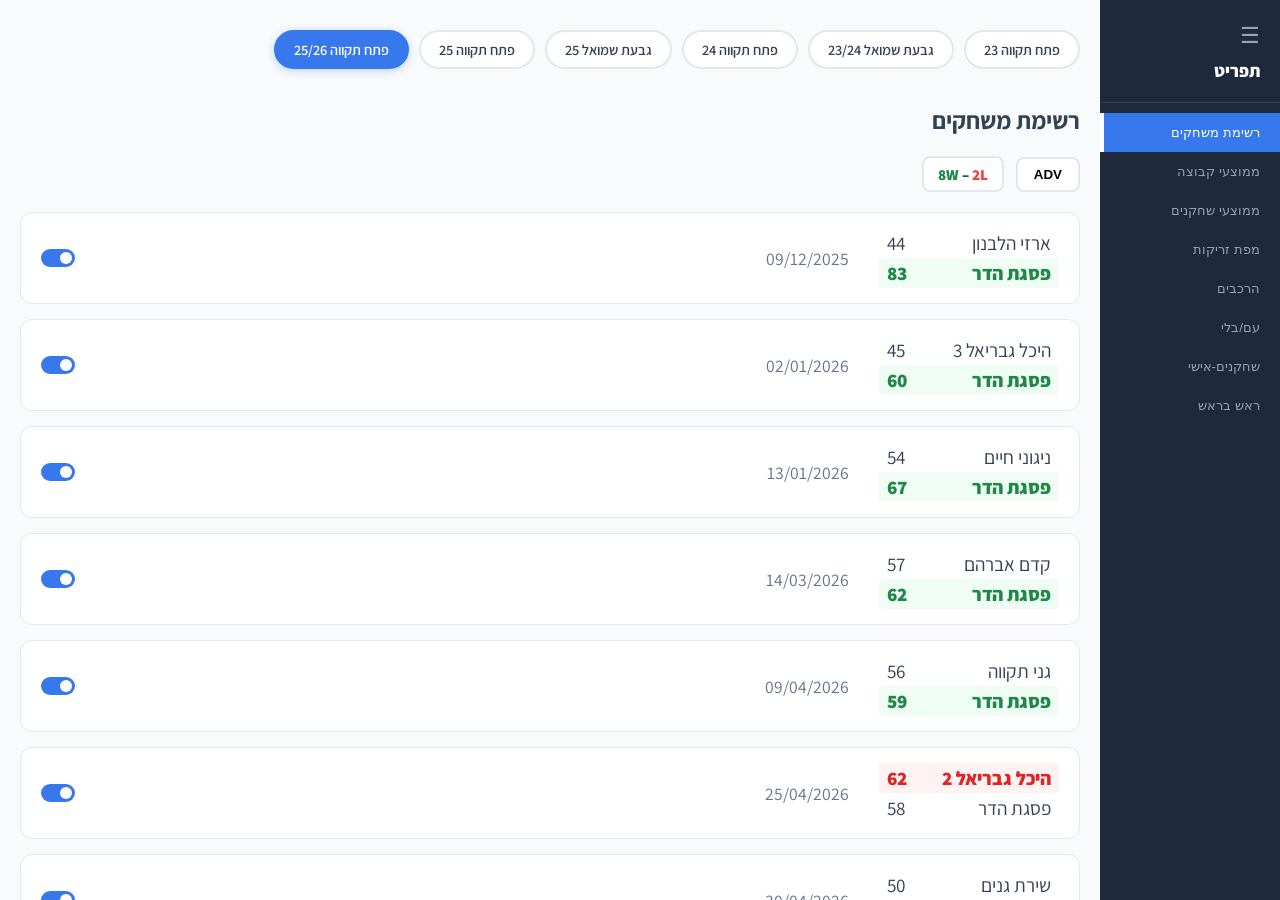
<file: index.html>
<!DOCTYPE html>
<html lang="he" dir="rtl">
<head>
    <meta charset="UTF-8">
    <meta name="viewport" content="width=device-width, initial-scale=1.0">
    <title>Stats Dashboard</title>
    <link href="https://fonts.googleapis.com/css2?family=Assistant:wght@300;400;600;800&display=swap" rel="stylesheet">
    <link rel="stylesheet" href="style.css">
</head>
<body>

<nav id="sidebar">
    <div class="sidebar-toggle" onclick="toggleSidebar()">☰</div>
    <div class="nav-header">תפריט</div>
    <button id="nav-games" class="nav-btn active">רשימת משחקים</button>
    <button id="nav-teams" class="nav-btn">ממוצעי קבוצה</button>
    <button id="nav-players" class="nav-btn">ממוצעי שחקנים</button>
    <button id="nav-season-shotchart" class="nav-btn">מפת זריקות</button>
    <button id="nav-heatmap" class="nav-btn">הרכבים</button>
    <button id="nav-with-without" class="nav-btn">עם/בלי</button>
    <button id="nav-player-profile" class="nav-btn">שחקנים-אישי</button>
    <button id="nav-compare" class="nav-btn">ראש בראש</button>
</nav>

<main>
    <section id="sec-games">
        <div class="season-filters-container"></div>
        <h2 style="margin-bottom:20px;">רשימת משחקים</h2>
        <div id="games-container"></div>
    </section>

    <section id="sec-players" style="display:none;">
        <div class="season-filters-container"></div>
        <h2>ממוצעי שחקנים</h2>
        <div id="players-container"></div>
    </section>

    <section id="sec-season-shotchart" class="sec-no-pad" style="display:none;">
        <div class="season-filters-container" style="padding: 10px 20px; background: var(--bg, #f8fafc);"></div>
        <div id="season-sc-container"></div>
    </section>

    <section id="sec-teams" style="display:none;">
        <div class="season-filters-container"></div>
        <div id="teams-container"></div>
    </section>

    <section id="sec-player-profile" style="display:none;">
        <div class="filters-container">
            <div class="filter-label">בחר שחקן לצפייה בקריירה:</div>
            <select id="player-select" class="player-dropdown" onchange="renderPlayerProfile()">
                <option value="">טוען שחקנים...</option>
            </select>
        </div>
        <div id="profile-content"></div>
    </section>

    <section id="sec-with-without" style="display:none;">
        <div id="ww-container"></div>
    </section>

    <section id="sec-compare" style="display:none;">
        <div id="compare-container"></div>
    </section>

    <section id="sec-heatmap" style="display:none;">
        <div class="season-filters-container"></div>
        <div id="heatmap-container"></div>
    </section>
</main>

<!-- Single rotation modal, outside main so it is always accessible -->
<div id="rotation-modal" class="modal">
    <div class="modal-content">
        <span class="close-modal" onclick="closeModal()">&times;</span>
        <div id="rotation-content"></div>
    </div>
</div>

<!-- Dedicated shot chart modal -->
<div id="shot-chart-modal" class="sc-modal-overlay" onclick="if(event.target===this)closeShotChartModal()">
    <div class="sc-modal-box">
        <span class="sc-modal-close" onclick="closeShotChartModal()">&times;</span>
        <div id="shot-chart-content"></div>
    </div>
</div>

<!-- Loading overlay shown until data is ready -->
<div id="loading-overlay">
    <div class="loading-spinner"></div>
    <div class="loading-text">טוען נתונים...</div>
</div>

<script src="dashboard.js"></script>
</body>
</html>
</file>
<file: style.css>
/* =====================================================
   CSS Variables & Reset
   ===================================================== */
:root {
  --primary: #1e293b;
  --accent: #3878ed;
  --bg: #f8fafc;
  --text-main: #334155;
  --border: #e2e8f0;
  --win-bg: #f0fdf4;
  --win-text: #1f8847;
}

* { box-sizing: border-box; }

body {
  margin: 0;
  font-family: 'Assistant', sans-serif;
  display: flex;
  height: 100vh;
  background: var(--bg);
  direction: rtl;
  color: var(--text-main);
  overflow: hidden;
}

/* =====================================================
   Sidebar
   ===================================================== */
nav {
  width: 180px;
  background: var(--primary);
  color: white;
  display: flex;
  flex-direction: column;
  padding-top: 10px;
  flex-shrink: 0;
  transition: width 0.3s ease;
  z-index: 100;
}

.sidebar-toggle { padding: 10px 20px; cursor: pointer; font-size: 1.4rem; color: #94a3b8; }
body.sidebar-closed nav { width: 60px; }
body.sidebar-closed .nav-header,
body.sidebar-closed .nav-btn { font-size: 0; padding: 0; opacity: 0; pointer-events: none; }

.nav-header { padding: 0 20px 20px; font-size: 1.1em; font-weight: 800; border-bottom: 1px solid #334155; margin-bottom: 10px; white-space: nowrap; }

.nav-btn {
  background: none; border: none; color: #94a3b8; padding: 12px 20px;
  text-align: right; cursor: pointer; width: 100%; transition: 0.2s; white-space: nowrap;
}
.nav-btn.active { background: var(--accent); color: white; border-left: 4px solid white; }

/* =====================================================
   Layout
   ===================================================== */
main { flex: 1; padding: 20px; padding-bottom: 100px; overflow-y: auto; scroll-behavior: smooth; }

.table-header-row { display: flex; justify-content: flex-start; flex-direction: column; align-items: center; gap: 15px; margin-bottom: 20px; }

.filters-container { background: white; padding: 15px; border-radius: 12px; margin-bottom: 20px; border: 1px solid var(--border); }
.filter-label { font-weight: 800; margin-bottom: 10px; }

/* =====================================================
   Tables
   ===================================================== */
.table-wrapper { width: 100%; overflow-x: auto; border-radius: 8px; border: 1px solid var(--border); background: white; margin-bottom: 30px; }
.table-wrapper.width-fit { width: fit-content; max-width: 100%; }
.box-table { border-collapse: separate; border-spacing: 0; width: 100%; font-size: 0.9rem; }
.width-fit .box-table { width: auto; }
.box-table th { background: #f8fafc; padding: 12px 10px; border-bottom: 2px solid var(--border); cursor: pointer; user-select: none; position: sticky; top: 0; }
.box-table td { padding: 10px; text-align: center; border-bottom: 1px solid #f1f5f9; }
.player-name-cell {
  position: sticky; right: 0; z-index: 10;
  background: white !important;
  text-align: right !important;
  font-weight: 800;
  border-left: 3px solid #64748b;
  white-space: nowrap;
  padding: 10px 15px !important;
}
th.player-name-cell {
  background: #f8fafc !important;
  z-index: 20;
}

/* Column separator lines (only when .show-separators is present) */
.show-separators .stat-separator-line {
  border-left: 2px solid #cbd5e1 !important;
}

/* ADV mode: thick separator after the label column (GP / עונה) */
.adv-separators .adv-label-line {
  border-left: 2px solid #cbd5e1 !important;
}

/* ADV mode: thin separator between every stat column */
.adv-separators .adv-separator-line {
  border-left: 1px solid #e2e8f0 !important;
}

/* ADV mode: wider cells so table feels spacious */
.adv-separators th,
.adv-separators td {
  padding-left: 24px !important;
  padding-right: 24px !important;
}
/* ADV mode: remove the heavy name-cell border */
body.mode-adv .player-name-cell {
  border-left: 1px solid var(--border) !important;
}

/* =====================================================
   Share Button
   ===================================================== */
.share-btn {
    background: none;
    border: 1.5px solid var(--border);
    border-radius: 8px;
    padding: 6px 10px;
    font-size: 1rem;
    cursor: pointer;
    color: var(--text-main);
    transition: 0.2s;
    line-height: 1;
}
.share-btn:hover { border-color: var(--accent); background: #eff6ff; }
.share-btn:disabled { opacity: 0.5; cursor: wait; }

.share-btn-wrap { display: flex; align-items: center; margin-left: 8px; }

.share-btn-row {
    display: none;
    justify-content: center;
    margin-top: 10px;
    margin-bottom: 10px;
}

body.share-mode .share-btn-row { display: flex; }

.season-share-btn {
    margin-right: auto;
    display: flex;
    justify-content: center;
    margin-top: 10px;
    margin-bottom: 10px;
}

.rotation-share-btn {
    position: absolute;
    left: 58px;
    top: 12px;
    z-index: 10;
    display: none;
    font-size: 1rem;
    padding: 4px 8px;
}

.sc-share-btn {
    position: absolute;
    left: 62px;
    top: 10px;
    z-index: 10;
    display: none;
}

body.share-mode .rotation-share-btn,
body.share-mode .sc-share-btn { display: inline-block; }
.season-filters-container {
  display: flex;
  flex-wrap: wrap;
  gap: 10px;
  margin-bottom: 25px;
  padding: 10px 0;
}

.season-pill {
  padding: 8px 18px;
  background: white;
  border: 2px solid var(--border);
  border-radius: 25px;
  cursor: pointer;
  font-weight: 600;
  font-size: 0.9rem;
  transition: all 0.2s ease;
  user-select: none;
  display: inline-block;
}
.season-pill:hover { border-color: var(--accent); color: var(--accent); }
.season-pill.active {
  background: var(--accent);
  color: white;
  border-color: var(--accent);
  box-shadow: 0 2px 8px rgba(59, 130, 246, 0.3);
}

/* =====================================================
   Player Profile
   ===================================================== */
.player-dropdown { width: 100%; padding: 12px; border-radius: 8px; border: 1px solid var(--border); font-family: inherit; font-size: 1rem; }
.profile-table-title { margin: 25px 0 10px; font-size: 1.2rem; border-right: 4px solid var(--accent); padding-right: 10px; }

/* Career high cell: single font-weight declaration */
.career-high { font-weight: 800; background-color: #fff7ed !important; color: #ea580c !important; }
.career-high:hover { background-color: #ffedd5 !important; color: #c2410c !important; cursor: pointer; }
.clickable-stat { cursor: pointer; color: var(--accent); font-weight: 600; }
.clickable-stat:hover { background: #eff6ff; }

/* =====================================================
   Game Cards
   ===================================================== */
.games-controls-row { display: flex; justify-content: flex-start; margin-bottom: 20px; gap: 12px; align-items: center; }
.game-record-badge {
  font-size: 0.95rem;
  font-weight: 800;
  padding: 6px 14px;
  border-radius: 8px;
  background: white;
  border: 2px solid var(--border);
  color: var(--text-main);
}
.game-record-badge .wins { color: var(--win-text); }
.game-record-badge .losses { color: #ef4444; }

.game-card { background: white; border-radius: 12px; margin-bottom: 15px; border: 1px solid var(--border); overflow: hidden; }
.game-card-top-wrapper { display: flex; align-items: center; justify-content: space-between; padding: 15px 20px; }
.game-header { display: flex; align-items: center; gap: 30px; cursor: pointer; flex: 1; }
.team-row { display: flex; justify-content: space-between; width: 180px; font-size: 1.2rem; padding: 2px 8px; }
.team-row.winner-us   { background: var(--win-bg); color: var(--win-text); font-weight: 800; border-radius: 4px; }
.team-row.winner-opp  { background: #fef2f2; color: #dc2626; font-weight: 800; border-radius: 4px; }
.game-date-area { display: flex; flex-direction: column; gap: 4px; font-size: 1.1rem; color: #64748b; }

.stage-badge {
  padding: 2px 8px;
  border-radius: 4px;
  font-size: 0.8rem;
  font-weight: 700;
  color: white;
  background: #94a3b8;
  width: fit-content;
  max-width: 100%;
  white-space: normal;
  word-break: break-word;
  margin-top: 4px;
}
.stage-badge.stage-gold { background: #d97706; }

/* =====================================================
   Buttons & Toggles
   ===================================================== */
.mode-toggle-group {
  display: flex; justify-content: flex-start;
  background: #e2e8f0; padding: 4px; border-radius: 10px;
  gap: 4px; width: 100%; max-width: 400px; margin-left: auto;
}
.mode-btn { flex: 1; border: none; background: transparent; padding: 8px; font-weight: 800; cursor: pointer; border-radius: 7px; color: #64748b; }
.mode-btn.active { background: white; color: var(--primary); box-shadow: 0 2px 4px rgba(0,0,0,0.1); }

.adv-toggle-btn { display: flex; align-items: center; gap: 8px; padding: 8px 16px; background: white; border: 2px solid var(--border); border-radius: 8px; font-weight: 800; cursor: pointer; }
.adv-toggle-btn.active { border-color: var(--accent); color: var(--accent); }

.simple-switch { position: relative; width: 34px; height: 18px; cursor: pointer; }
.simple-switch input { opacity: 0; width: 0; height: 0; }
.slider { position: absolute; cursor: pointer; top: 0; left: 0; right: 0; bottom: 0; background: #cbd5e1; transition: .3s; border-radius: 20px; }
.slider:before { position: absolute; content: ""; height: 12px; width: 12px; left: 3px; bottom: 3px; background: white; transition: .3s; border-radius: 50%; }
input:checked + .slider { background: var(--accent); }
input:checked + .slider:before { transform: translateX(16px); }

/* =====================================================
   Modal
   ===================================================== */
.modal {
  display: none;
  position: fixed;
  z-index: 1000;
  left: 0; top: 0; width: 100%; height: 100%;
  background-color: rgba(0,0,0,0.6);
  backdrop-filter: blur(3px);
}
.modal-content {
  background-color: white;
  margin: 3% auto;
  padding: 0;
  border-radius: 15px;
  width: 96vw;
  max-width: 1750px;
  max-height: 90vh;
  overflow-x: hidden;
  overflow-y: auto;
  position: relative;
  box-shadow: 0 20px 25px -5px rgba(0,0,0,0.2);
}
.close-modal {
  position: absolute;
  left: 20px;
  top: 15px;
  font-size: 28px;
  font-weight: bold;
  cursor: pointer;
  color: #64748b;
  z-index: 10;
}
.close-modal:hover { color: var(--primary); }

/* =====================================================
   Rotation Chart (permanent — not injected via JS)
   ===================================================== */
.rotation-outer-container {
  direction: ltr;
  width: 100%;
  background: white;
}

.rotation-scroll-viewport {
  width: 100%;
  overflow-x: auto;
  overflow-y: hidden;
  background: white;
  display: block;
  -webkit-overflow-scrolling: touch;
}

.rotation-scroll-container {
  padding: 50px 40px 40px;
  display: flex;
  flex-direction: row;
  width: max-content;
  background: white;
  direction: ltr;
}

.quarter-box {
  flex-shrink: 0;
  position: relative;
  margin-right: 30px;
}

.segment-block {
  position: absolute;
  height: 45px;
  background: #3878ed;
  color: white;
  display: flex;
  align-items: center;
  justify-content: center;
  font-size: 11px;
  font-weight: 800;
  border-radius: 0;
  cursor: pointer;
  border-right: 2px solid white;
  box-sizing: border-box;
  z-index: 10;
}
.segment-block:hover { background: #1e40af; z-index: 999; }

/* Tooltip bubble */
.segment-block:hover::after {
  content: attr(data-hover-info);
  position: absolute;
  bottom: 115%;
  left: 50%;
  transform: translateX(-50%);
  background: #1e293b;
  color: white;
  padding: 10px 14px;
  border-radius: 8px;
  font-size: 13px;
  font-weight: 700;
  white-space: pre;
  text-align: center;
  box-shadow: 0 8px 20px rgba(0,0,0,0.5);
  z-index: 10000;
  pointer-events: none;
  line-height: 1.6;
  min-width: 120px;
}

/* Tooltip arrow */
.segment-block:hover::before {
  content: "";
  position: absolute;
  bottom: 105%;
  left: 50%;
  transform: translateX(-50%);
  border-width: 7px;
  border-style: solid;
  border-color: #1e293b transparent transparent transparent;
  z-index: 10001;
}

.min-tick-num {
  position: absolute;
  transform: translateX(-50%);
  bottom: 12px;
  font-size: 14px;
  font-weight: 900;
  color: #000;
  z-index: 5;
}

/* =====================================================
   Loading Overlay
   ===================================================== */
#loading-overlay {
  position: fixed;
  inset: 0;
  background: var(--bg);
  display: flex;
  flex-direction: column;
  align-items: center;
  justify-content: center;
  z-index: 9999;
  gap: 16px;
  transition: opacity 0.3s ease;
}
#loading-overlay.hidden {
  opacity: 0;
  pointer-events: none;
}
.loading-spinner {
  width: 44px;
  height: 44px;
  border: 4px solid var(--border);
  border-top-color: var(--accent);
  border-radius: 50%;
  animation: spin 0.8s linear infinite;
}
.loading-text {
  font-size: 1.1rem;
  font-weight: 600;
  color: #64748b;
}
@keyframes spin { to { transform: rotate(360deg); } }

/* =====================================================
   Responsive — Mobile
   ===================================================== */
@media (max-width: 768px) {
  body {
    flex-direction: column;
    overflow-y: auto;
  }

  nav {
    width: 100%;
    height: auto;
    flex-direction: row;
    padding: 0;
    position: sticky;
    top: 0;
    z-index: 1000;
  }

  .sidebar-toggle,
  .nav-header { display: none; }

  .nav-btn {
    flex: 1;
    padding: 12px 5px;
    font-size: 0.75rem;
    text-align: center;
    white-space: nowrap;
    border-bottom: 2px solid transparent;
  }

  .nav-btn.active {
    border-left: none;
    border-bottom: 3px solid white;
    background: rgba(255,255,255,0.1);
  }

  main { padding: 10px; }
}

@media (max-width: 768px) {
  .sc-modal-inner {
    border-radius: 0;
    height: 100dvh;
    max-height: 100dvh;
  }

  .sc-body {
    flex-direction: column;
    overflow: hidden;
  }

  .sc-court-area {
    flex: 1;
    min-height: 0;
    padding: 0;
    overflow: hidden;
  }

  .sc-court-svg {
    width: 100%;
    height: 100%;
    max-height: 100%;
    aspect-ratio: unset;
  }

  .sc-badges {
    position: absolute;
    bottom: 8px;
    left: 50%;
    transform: translateX(-50%);
    gap: 5px;
    flex-wrap: nowrap;
  }

  .sc-badge {
    padding: 5px 8px;
    min-width: 56px;
  }
  .sc-badge-stats { font-size: 13px; }
  .sc-badge-pct   { font-size: 11px; }
  .sc-badge-label { font-size: 9px; }

  .sc-player-panel {
    width: 100%;
    min-width: unset;
    border-left: none;
    border-top: 1px solid #333;
    flex-direction: row;
    flex-wrap: wrap;
    overflow: visible;
    padding: 6px;
    gap: 4px;
    justify-content: center;
    flex-shrink: 0;
  }

  .sc-player-btn { width: auto; padding: 4px 8px; font-size: 0.8rem; }
  .sc-all-btn { font-size: 0.85rem; padding: 4px 8px; margin-bottom: 0; width: 100%; }
}

/* =====================================================
   Shot Chart Modal
   ===================================================== */

/* Shot chart modal sizing — added via JS class, overrides default .modal-content */
.modal-content.sc-mode {
    width: auto;
    max-width: 95vw;
    height: auto;
    max-height: 90vh;
    margin: 3% auto;
    border-radius: 15px;
    overflow: hidden;
    background: #1a1a1a;
}

@media (max-width: 768px) {
    .modal-content.sc-mode {
        width: 100vw;
        max-width: 100vw;
        height: 100dvh;
        max-height: 100dvh;
        margin: 0;
        border-radius: 0;
    }
}

.sc-modal-inner {
    display: flex;
    flex-direction: column;
    height: 100vh;
    background: #1a1a1a;
    color: white;
    font-family: 'Assistant', sans-serif;
    border-radius: 15px;
    overflow: hidden;
}

.sc-header {
    padding: 14px 50px 14px 20px;
    font-size: 1.1rem;
    font-weight: 800;
    background: #111;
    border-bottom: 1px solid #333;
    direction: rtl;
    color: #f0f0f0;
    flex-shrink: 0;
}

.sc-body {
    display: flex;
    flex: 1;
    overflow: hidden;
    direction: ltr;
    min-height: 0;
}

/* Player panel — on the right */
.sc-player-panel {
    width: clamp(100px, 10vw, 160px);
    min-width: clamp(100px, 10vw, 160px);
    background: #111;
    border-left: 1px solid #333;
    border-radius: 0 0 15px 0;
    padding: clamp(6px, 1vh, 12px) clamp(4px, 0.5vw, 8px);
    display: flex;
    flex-direction: column;
    gap: 6px;
    overflow-y: auto;
    direction: rtl;
}

.sc-player-btn {
    padding: clamp(5px, 0.8vh, 10px) clamp(4px, 0.5vw, 8px);
    background: #3d7fe6;
    color: white;
    border: 1px solid #2a6acc;
    border-radius: 5px;
    cursor: pointer;
    font-family: 'Assistant', sans-serif;
    font-size: clamp(0.72rem, 1.1vw, 1rem);
    font-weight: 700;
    transition: 0.15s;
    text-align: center;
    direction: rtl;
    white-space: nowrap;
    overflow: hidden;
    text-overflow: ellipsis;
}
.sc-player-btn:hover { background: #5590ee; border-color: #4a7add; }
.sc-btn-on {
    background: #3d7fe6;
    color: white;
    border-color: #2a6acc;
}
.sc-player-btn:not(.sc-btn-on) {
    background: white;
    color: #94a3b8;
    border-color: var(--border);
}
/* כולם — visually distinct */
.sc-all-btn {
    background: #3d7fe6;
    border: 2px solid #88bbff;
    color: white;
    font-size: clamp(0.8rem, 1.2vw, 1.15rem);
    font-weight: 800;
    padding: clamp(6px, 1vh, 12px) clamp(4px, 0.5vw, 8px);
    margin-bottom: 8px;
    border-radius: 7px;
    letter-spacing: 0.03em;
}
.sc-all-btn.sc-btn-on {
    background: #3d7fe6;
    border-color: #88bbff;
    color: white;
}
.sc-all-btn:not(.sc-btn-on) {
    background: white;
    border-color: var(--border);
    color: #94a3b8;
}
.sc-all-btn:hover { background: #5590ee; color: white; }

/* Court area */
.sc-court-area {
    flex: 0 1 auto;
    position: relative;
    display: flex;
    align-items: stretch;
    justify-content: center;
    padding: 0;
    overflow: hidden;
    background: #2a2a2a;
}

.sc-court-svg {
    /* After -90deg rotation the visual aspect flips: 1827 wide × 2189 tall */
    height: 100vh;
    width: auto;
    max-height: 100vh;
    aspect-ratio: 1827 / 2189;
    display: block;
    position: relative;
    z-index: 1;
    background: #2a2a2a;
    transform: rotate(-90deg);
    transform-origin: center center;
}

.sc-court-svg > path {
    stroke: #555;
    stroke-width: 1;
    fill: #2a2a2a;
}
.sc-court-svg g path {
    fill: white !important;
    stroke: none !important;
}

.sc-label {
    fill: white;
    font-size: 90px;
    font-weight: 900;
    pointer-events: none;
    stroke: black;
    stroke-width: 12px;
    stroke-linejoin: round;
    paint-order: stroke fill;
}

/* Summary badges — vertical column on the right side of the court after rotation */
.sc-badges {
    position: absolute;
    top: 12px;
    right: 8px;
    display: flex;
    flex-direction: column;
    gap: 6px;
    z-index: 100;
    direction: ltr;
    pointer-events: none;
}

.sc-badge {
    background: rgba(8, 8, 12, 0.88);
    backdrop-filter: blur(6px);
    border: 1px solid rgba(255,255,255,0.18);
    border-radius: 9px;
    padding: 0.9vh 1.1vw;
    min-width: 6vw;
    text-align: center;
    box-shadow: 0 2px 10px rgba(0,0,0,0.6);
}
.sc-badge-label { display: block; font-size: 1.58vw; color: #aaa; font-weight: 700; letter-spacing: 0.08em; text-transform: uppercase; margin-bottom: 0.2vh; }
.sc-badge-stats { display: block; font-size: 2.48vw; font-weight: 800; color: white; line-height: 1.2; }
.sc-badge-pct   { display: block; font-size: 2.03vw; font-weight: 700; color: #ffffff; margin-top: 0.1vh; }

/* Smaller badges for player profile shot chart — same size as season shotchart page */
.sc-badge.sc-badge-sm {
    padding: 0.72vh 0.88vw;
    min-width: 4.8vw;
    border-radius: 7px;
}
.sc-badge.sc-badge-sm .sc-badge-label { font-size: 1.26vw; margin-bottom: 0.2vh; }
.sc-badge.sc-badge-sm .sc-badge-stats { font-size: 1.98vw; }
.sc-badge.sc-badge-sm .sc-badge-pct   { font-size: 1.62vw; margin-top: 0.1vh; }

/* Season shot chart page: same as sc-badge-sm (no separate override needed) */
#sec-season-shotchart .sc-badge { padding: 0.72vh 0.88vw; min-width: 4.8vw; }
#sec-season-shotchart .sc-badge-label { font-size: 1.26vw; }
#sec-season-shotchart .sc-badge-stats { font-size: 1.98vw; }
#sec-season-shotchart .sc-badge-pct   { font-size: 1.62vw; }
/* =====================================================
   Dedicated Shot Chart Modal
   ===================================================== */
.sc-modal-overlay {
    display: none;
    position: fixed;
    z-index: 1000;
    left: 0; top: 0; width: 100%; height: 100%;
    background-color: rgba(0,0,0,0.6);
    backdrop-filter: blur(3px);
    justify-content: center;
    align-items: center;
}

.sc-modal-overlay.open {
    display: flex;
}

.sc-modal-box {
    position: relative;
    background: #1a1a1a;
    border-radius: 15px;
    overflow: hidden;
    display: flex;
    flex-direction: column;
    height: 100vh;
    max-height: 100vh;
    width: fit-content;
    box-shadow: 0 20px 25px -5px rgba(0,0,0,0.4);
}

.sc-modal-close {
    position: absolute;
    left: 14px;
    top: 10px;
    font-size: 38px;
    font-weight: bold;
    cursor: pointer;
    color: #94a3b8;
    z-index: 10;
    line-height: 1;
}
.sc-modal-close:hover { color: white; }

@media (max-width: 768px) {
    .sc-modal-box {
        width: 100vw;
        max-width: 100vw;
        height: 100dvh;
        max-height: 100dvh;
        border-radius: 0;
    }
}

/* Portrait mobile: panel on top, SVG below */
@media (max-width: 768px) and (orientation: portrait) {
    .sc-modal-inner { flex-direction: column; }
    .sc-body { flex-direction: column; }
    .sc-player-panel {
        width: 100%;
        min-width: unset;
        max-height: 160px;
        flex-direction: row;
        overflow-x: hidden;
        overflow-y: auto;
        -webkit-overflow-scrolling: touch;
        border-left: none;
        border-bottom: 1px solid #333;
        border-radius: 0;
        padding: 8px;
        flex-shrink: 0;
        flex-wrap: wrap;
        direction: rtl;
        align-content: flex-start;
    }
    .sc-player-btn {
        flex-shrink: 0;
        width: auto;
        padding: 8px 14px;
        white-space: nowrap;
    }
    .sc-all-btn {
        flex-shrink: 0;
        width: auto;
        padding: 8px 14px;
        white-space: nowrap;
        font-size: 1rem;
        margin-bottom: 0;
    }
    .sc-court-area { flex: 1; min-height: 0; }
    .sc-court-svg { height: 100%; max-height: 100%; }
    .sc-badges { top: 1vw; right: 0; left: auto; }
    .sc-badge { padding: 1.5vw 2vw; min-width: 14vw; }
    .sc-badge-label { font-size: 2.8vw; }
    .sc-badge-stats { font-size: 4.2vw; }
    .sc-badge-pct   { font-size: 3.5vw; }
    /* Season shotchart page matches modal badge size */
    #sec-season-shotchart .sc-badge { padding: 1.5vw 2vw; min-width: 14vw; }
    #sec-season-shotchart .sc-badge-label { font-size: 2.8vw; }
    #sec-season-shotchart .sc-badge-stats { font-size: 4.2vw; }
    #sec-season-shotchart .sc-badge-pct   { font-size: 3.5vw; }
}

/* Landscape mobile: panel on right as vertical scrollable list */
/* In landscape the height is the limiting dimension (~390px), so use vh */
@media (max-width: 768px) and (orientation: landscape) {
    .sc-modal-inner { height: 100dvh; }
    .sc-body { flex-direction: row; overflow: hidden; }
    .sc-player-panel {
        width: 18vh;
        min-width: 18vh;
        height: 100%;
        overflow-y: auto;
        overflow-x: hidden;
        -webkit-overflow-scrolling: touch;
        flex-direction: column;
        flex-wrap: nowrap;
        border-left: 1px solid #333;
        border-bottom: none;
        padding: 1vh 1vh;
        gap: 0.5vh;
        justify-content: flex-start;
        align-items: stretch;
    }
    .sc-player-btn,
    .sc-all-btn {
        font-size: 2.2vh;
        padding: 1vh 0.8vh;
        width: 100% !important;
        white-space: nowrap;
        flex-shrink: 0;
        margin-bottom: 0;
        display: block;
    }
    .sc-court-area { flex: 1; min-width: 0; overflow: hidden; }
    .sc-court-svg { height: 100%; max-height: 100%; }
    .sc-badges { top: 1vh; left: 1vh; right: auto; gap: 0.5vh; }
    .sc-badge {
        padding: 0.8vh 1vh !important;
        min-width: 12vh !important;
        max-width: 12vh !important;
        border-radius: 5px;
    }
    .sc-badge-label { font-size: 1.8vh !important; margin-bottom: 0.1vh; }
    .sc-badge-stats { font-size: 2.8vh !important; line-height: 1.1; }
    .sc-badge-pct   { font-size: 2.2vh !important; margin-top: 0; }
}

/* =====================================================
   Player Profile Shot Chart
   ===================================================== */
.psc-layout {
    height: calc(100vh - 110px);
    background: transparent;
    border-radius: 12px;
    overflow: hidden;
    position: relative;
    display: flex;
    align-items: stretch;
    justify-content: flex-start;
    margin: 0 -20px;
}

.psc-layout .ssc-court .sc-court-svg {
    height: calc(100vh - 110px);
    width: auto;
    position: relative;
    left: auto;
    transform: rotate(-90deg);
    transform-origin: center center;
}

@media (max-width: 768px) {
    .psc-layout { height: 480px; }
    .psc-layout .ssc-court .sc-court-svg { height: 480px; }
}

/* =====================================================
   Season Shot Chart Page
   ===================================================== */

/* Remove main padding for this section */
.sec-no-pad { margin: -20px; }

#season-sc-container { height: 100%; }

.ssc-layout {
    display: flex;
    flex-direction: row;
    height: calc(100vh - 110px);
    direction: ltr;
    overflow: hidden;
    background: transparent;
    justify-content: flex-end;
}

/* Court: shrinks to exactly the SVG's rendered size */
.ssc-court {
    flex: 0 0 auto;
    width: calc((100vh - 110px) * 1827 / 2189);
    min-width: 0;
    position: relative;
    overflow: hidden;
    display: flex;
    align-items: center;
    justify-content: center;
    background: transparent;
}

.ssc-court .sc-court-svg {
    height: 100%;
    width: 100%;
    display: block;
    position: relative;
    left: auto;
    transform: rotate(-90deg);
    transform-origin: center center;
}

/* Player panel: right side, scrolls only when needed */
.ssc-panel {
    width: 150px;
    flex-shrink: 0;
    background: var(--bg);
    border-left: 1px solid var(--border);
    padding: 12px 8px;
    display: flex;
    flex-direction: column;
    gap: 6px;
    overflow-y: auto;
    direction: rtl;
}
/* =====================================================
   Mobile (max-width: 600px)
   ===================================================== */
@media (max-width: 600px) {

  /* Sidebar: collapse to a horizontal scrollable top bar */
  body {
    flex-direction: column;
    overflow: auto;
  }

  nav {
    width: 100% !important;
    flex-direction: row;
    align-items: center;
    padding: 0;
    height: auto;
    overflow-x: auto;
    overflow-y: hidden;
    flex-shrink: 0;
    scrollbar-width: none;
  }
  nav::-webkit-scrollbar { display: none; }

  .sidebar-toggle { display: none; }
  .nav-header { display: none; }

  .nav-btn {
    white-space: nowrap;
    flex-shrink: 0;
    width: auto;
    padding: 12px 16px;
    text-align: center;
    border-left: none !important;
    border-bottom: 3px solid transparent;
    font-size: 0.9rem;
  }
  .nav-btn.active {
    background: var(--accent);
    color: white;
    border-bottom: 3px solid white;
    border-left: none;
  }

  main {
    padding: 12px;
    overflow-y: auto;
    height: calc(100vh - 50px);
  }

  /* Game cards: tighten layout so score sits close to team name */
  .game-header {
    gap: 10px;
  }

  .game-date-area {
    font-size: 0.85rem;
    gap: 2px;
    min-width: 60px;
  }

  .team-row {
    width: auto;
    min-width: 120px;
    font-size: 1rem;
    gap: 8px;
    justify-content: flex-start;
  }

  /* Team name takes available space, score stays right next to it */
  .team-row span:first-child {
    flex: 1;
  }
  .team-row span:last-child {
    font-weight: 800;
    margin-right: 6px;
  }

  .stage-badge {
    font-size: 0.75rem;
    max-width: 80px;
    line-height: 1.4;
  }

  .game-card-top-wrapper {
    padding: 10px 12px;
  }
}

/* =====================================================
   Season Shot Chart — Mobile
   ===================================================== */

/* Portrait: panel on top, SVG below */
@media (max-width: 768px) and (orientation: portrait) {
    .ssc-layout {
        flex-direction: column;
        height: calc(100vh - 50px);
        justify-content: flex-start;
    }
    .ssc-panel {
        width: 100%;
        max-height: 160px;
        flex-direction: row;
        flex-wrap: wrap;
        overflow-x: hidden;
        overflow-y: auto;
        -webkit-overflow-scrolling: touch;
        border-left: none;
        border-bottom: 1px solid var(--border);
        padding: 8px;
        gap: 6px;
        flex-shrink: 0;
        align-content: flex-start;
        direction: rtl;
    }
    .sc-player-btn, .sc-all-btn {
        flex-shrink: 0;
        width: auto;
        padding: 8px 14px;
        white-space: nowrap;
    }
    .ssc-court {
        flex: 1;
        width: 100%;
        min-height: 0;
    }
    .ssc-court .sc-court-svg {
        height: 100%;
        width: 100%;
    }
}

/* Landscape: narrow panel on right, SVG fills remaining */
@media (max-width: 768px) and (orientation: landscape) {
    .ssc-layout {
        flex-direction: row;
        height: calc(100vh - 50px);
    }
    .ssc-panel {
        width: 100px;
        min-width: 100px;
        flex-direction: column;
        flex-wrap: nowrap;
        overflow-y: auto;
        overflow-x: hidden;
        -webkit-overflow-scrolling: touch;
        border-left: 1px solid var(--border);
        gap: 4px;
        padding: 8px 4px;
    }
    .sc-player-btn, .sc-all-btn {
        width: 100% !important;
        font-size: 0.8rem;
        padding: 8px 4px;
        white-space: nowrap;
        flex-shrink: 0;
    }
    .ssc-court {
        flex: 1 !important;
        width: auto !important;
        min-width: 0;
        overflow: hidden;
        display: flex;
        align-items: center;
        justify-content: center;
    }
    .ssc-court .sc-court-svg {
        height: 100%;
        width: auto;
        max-width: 100%;
        aspect-ratio: 1827 / 2189;
    }
}

/* =====================================================
   Player Profile Shot Chart — Mobile Portrait
   ===================================================== */
@media (max-width: 768px) and (orientation: portrait) {
    .psc-layout {
        height: 400px;
        margin: 0 -12px;
        overflow: visible;
    }
    .psc-layout .ssc-court .sc-court-svg {
        height: 400px;
    }
    .psc-layout .ssc-court {
        overflow: visible;
        position: relative;
    }
    .sc-badge.sc-badge-sm {
        padding: 1.62vw 2.16vw !important;
        min-width: 15.12vw !important;
        max-width: unset !important;
    }
    .sc-badge.sc-badge-sm .sc-badge-label { font-size: 3.02vw !important; }
    .sc-badge.sc-badge-sm .sc-badge-stats { font-size: 4.54vw !important; }
    .sc-badge.sc-badge-sm .sc-badge-pct   { font-size: 3.78vw !important; }
}

/* Player Profile Shot Chart — Mobile Landscape */
@media (max-width: 768px) and (orientation: landscape) {
    .psc-layout {
        height: calc(100vh - 50px);
        margin: 0 -12px;
        overflow: hidden;
    }
    .psc-layout .ssc-court {
        flex: 1;
        overflow: hidden;
    }
    .psc-layout .ssc-court .sc-court-svg {
        height: 100%;
        width: auto;
        aspect-ratio: 1827 / 2189;
    }
    .sc-badge.sc-badge-sm {
        padding: 0.7vh 0.9vh !important;
        min-width: 11vh !important;
        max-width: unset !important;
    }
    .sc-badge.sc-badge-sm .sc-badge-label { font-size: 1.6vh !important; }
    .sc-badge.sc-badge-sm .sc-badge-stats { font-size: 2.5vh !important; }
    .sc-badge.sc-badge-sm .sc-badge-pct   { font-size: 2vh !important; }
}
/* =====================================================
   With / Without page  (עם / בלי)
   ===================================================== */
.ww-selectors {
    display: flex;
    flex-direction: row;
    align-items: center;
    justify-content: center;
    padding: 20px 20px 10px;
    gap: 0;
}
.ww-selector-group {
    display: flex;
    flex-direction: column;
    gap: 6px;
    flex: 0 0 30%;
    max-width: 280px;
    min-width: 100px;
}
.ww-selector-group select {
    width: 100%;
}
.ww-separator {
    font-size: 1.1rem;
    font-weight: 800;
    color: var(--primary, #3b82f6);
    white-space: normal;
    flex-shrink: 0;
    padding: 0 16px;
    text-align: center;
    line-height: 1.4;
}
.ww-hint {
    padding: 30px 20px;
    color: #64748b;
    font-size: 1rem;
    text-align: center;
}
.ww-title {
    display: flex;
    align-items: center;
    gap: 10px;
    padding: 14px 20px 6px;
    flex-wrap: wrap;
}
.ww-p1 {
    font-weight: 800;
    font-size: 1.15rem;
    color: var(--text, #1e293b);
}
.ww-vs {
    font-size: 0.95rem;
    color: #64748b;
}
.ww-p2 {
    font-weight: 700;
    font-size: 1.1rem;
    color: var(--primary, #3b82f6);
}
.ww-table .ww-label-cell {
    min-width: 110px;
    white-space: nowrap;
}
.ww-row-with td,
.ww-row-without td {
    background: transparent;
}
.ww-delta-row td {
    background: rgba(100, 116, 139, 0.07);
    font-weight: 700;
    font-style: italic;
    color: #475569;
}
.ww-delta-pos { color: #16a34a !important; }
.ww-delta-neg { color: #dc2626 !important; }
.ww-row-empty td { color: #94a3b8; font-style: italic; }

@media (max-width: 768px) and (orientation: portrait) {
    /* Portrait: row layout, centered, narrower groups */
    .ww-selectors {
        flex-direction: row;
        align-items: flex-end;
        justify-content: center;
        padding: 16px 10px 8px;
        gap: 0;
    }
    .ww-selector-group {
        flex: 0 0 38%;
        max-width: 160px;
        min-width: 80px;
        align-items: stretch;
    }
    .ww-selector-group .filter-label { text-align: center; }
    .ww-selector-group select { width: 100%; }
    .ww-separator {
        padding: 0 8px;
        padding-bottom: 8px;
        font-size: 0.95rem;
    }
}

/* Landscape: narrower groups, inputs aligned to same height */
@media (max-width: 900px) and (orientation: landscape) {
    .ww-selectors {
        padding: 10px 16px 8px;
        align-items: flex-end;
    }
    .ww-selector-group {
        flex: 0 0 22%;
        max-width: 180px;
    }
    .ww-separator {
        font-size: 0.95rem;
        padding: 0 10px;
        padding-bottom: 8px; /* nudge to align with input midpoint */
    }
}

/* With/Without season pills row */
.ww-season-pills-row {
    display: flex;
    flex-wrap: wrap;
    gap: 8px;
    padding: 8px 20px 4px;
    direction: rtl;
}

/* Disabled secondary dropdown */
select.player-dropdown:disabled {
    opacity: 0.45;
    cursor: not-allowed;
}

/* With/Without season pill with game counts */
.ww-pill-wrapper {
    display: flex;
    flex-direction: column;
    align-items: center;
    gap: 3px;
}
.ww-pill-counts {
    font-size: 0.72rem;
    color: #64748b;
    font-weight: 600;
    letter-spacing: 0.03em;
    white-space: nowrap;
}
/* =====================================================
   Compare Players page
   ===================================================== */

.cmp-header {
    display: grid;
    grid-template-columns: 1fr auto 1fr;
    grid-template-areas: "left vs right";
    align-items: start;
    gap: 10px;
    padding: 16px 16px 8px;
    max-width: 600px;
    margin: 0 auto;
}
.cmp-left-col {
    grid-area: left;
    display: flex;
    flex-direction: column;
    gap: 8px;
    align-items: center;
}

.cmp-right-col {
    grid-area: right;
    display: flex;
    flex-direction: column;
    gap: 8px;
    align-items: center;
}

.cmp-vs-badge {
    grid-area: vs;
    align-self: start;
    margin-top: 10px;
    font-size: 1.2rem;
    font-weight: 900;
    color: var(--accent, #2563eb);
    padding: 0 4px;
    letter-spacing: 2px;
}

.cmp-select { width: 100%; max-width: 220px; }

.cmp-season-pills {
    display: flex;
    flex-wrap: wrap;
    gap: 4px;
    justify-content: center;
}

/* Mobile: stack left → VS → right vertically */
@media (max-width: 480px) {
    .cmp-header {
        grid-template-columns: 1fr;
        grid-template-areas:
            "left"
            "vs"
            "right";
        gap: 6px;
    }
    .cmp-vs-badge {
        text-align: center;
        margin-top: 0;
        padding: 4px 0;
    }
}

/* Mode toggle */
.cmp-mode-row {
    display: flex;
    justify-content: center;
    padding: 8px 16px 4px;
}

/* Table */
.cmp-table-wrap { max-width: 480px; margin: 0 auto; }

.cmp-table {
    width: 100%;
    table-layout: fixed;
    font-size: 0.88rem;
}
.cmp-table thead th {
    padding: 8px 6px;
    text-align: center;
    font-size: 0.82rem;
}
.cmp-th-left   { text-align: center !important; width: 38%; }
.cmp-th-right  { text-align: center !important; width: 38%; }
.cmp-th-center { width: 24%; text-align: center !important; }

.cmp-th-name    { font-weight: 800; font-size: 0.88rem; }
.cmp-th-seasons { font-size: 0.68rem; font-weight: 400; color: #94a3b8; margin-top: 2px; white-space: normal; line-height: 1.3; }

.cmp-val {
    font-size: 0.9rem;
    font-weight: 600;
    padding: 7px 10px !important;
    width: 38%;
}
.cmp-val-left  { text-align: right; }
.cmp-val-right { text-align: left;  }

.cmp-label {
    text-align: center;
    font-size: 0.73rem;
    font-weight: 700;
    color: #64748b;
    white-space: nowrap;
    padding: 7px 4px !important;
    width: 24%;
}

/* Winner: green background, normal text */
.cmp-winner {
    background-color: #dcfce7 !important;
}

.cmp-table tbody tr:nth-child(even) { background: var(--row-alt, #f8fafc); }
.cmp-table tbody tr:nth-child(even) .cmp-winner { background-color: #dcfce7 !important; }
</file>
